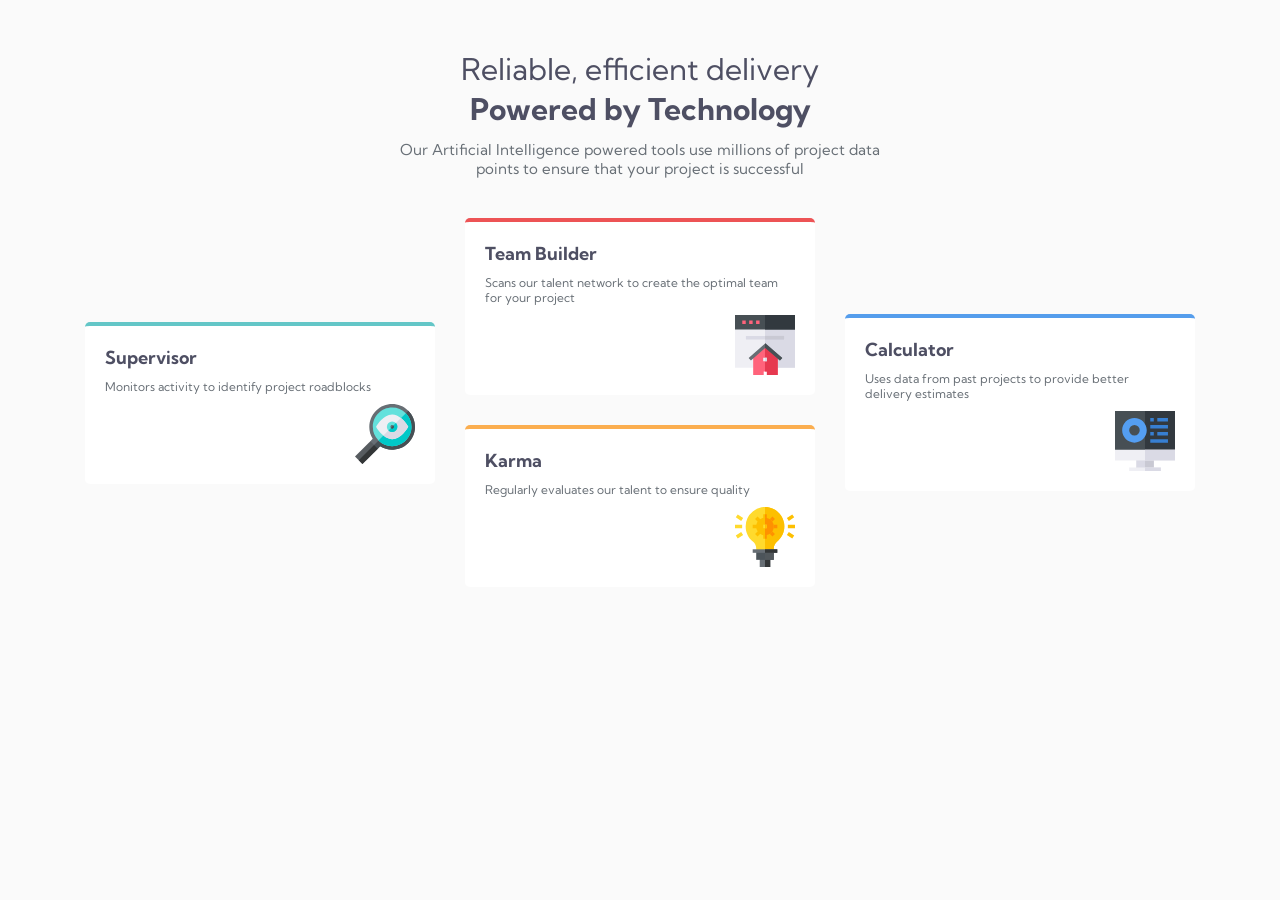
<file: index.html>
<!doctype html>
<html lang="en" dir="ltr">
  <head>
    <meta charset="utf-8" />
    <meta name="viewport" content="width=device-width, initial-scale=1" />
    <title>Four Card Feature Section</title>
    <link href="style.css" rel="stylesheet" />
    <link rel="icon" href="images/favicon-32x32.png" />
    <link rel="preconnect" href="https://fonts.googleapis.com" />
    <link rel="preconnect" href="https://fonts.gstatic.com" crossorigin />
    <link
      href="https://fonts.googleapis.com/css2?family=Black+Ops+One&family=Cairo:wght@200..1000&family=Kumbh+Sans:wght,YOPQ@100..900,300&family=Vibes&display=swap"
      rel="stylesheet"
    />
  </head>
  <body>
    <main class="main-page">
      <div class="main-head">
        <h1 class="head-one">
          <span class="span-h1"> Reliable, efficient delivery </span>
          Powered by Technology
        </h1>
        <p class="p-flex">
          Our Artificial Intelligence powered tools use millions of project data
          points to ensure that your project is successful
        </p>
      </div>
      <section class="main-section">
        <div class="team-builder">
          <h2>Team Builder</h2>
          <p>
            Scans our talent network to create the optimal team for your project
          </p>
          <img src="images/icon-team-builder.svg" alt="team builder-picture" />
        </div>
        <div class="calculator">
          <h2>Calculator</h2>
          <p>
            Uses data from past projects to provide better delivery estimates
          </p>
          <img src="images/icon-calculator.svg" alt="calculator-picture" />
        </div>
        <div class="karma">
          <h2>Karma</h2>
          <p>Regularly evaluates our talent to ensure quality</p>
          <img src="images/icon-karma.svg" alt="karma-picture" />
        </div>
        <div class="supervisor">
          <h2>Supervisor</h2>
          <p>Monitors activity to identify project roadblocks</p>
          <img src="images/icon-supervisor.svg" alt="supervisor-picture" />
        </div>
      </section>
    </main>
  </body>
</html>
</file>
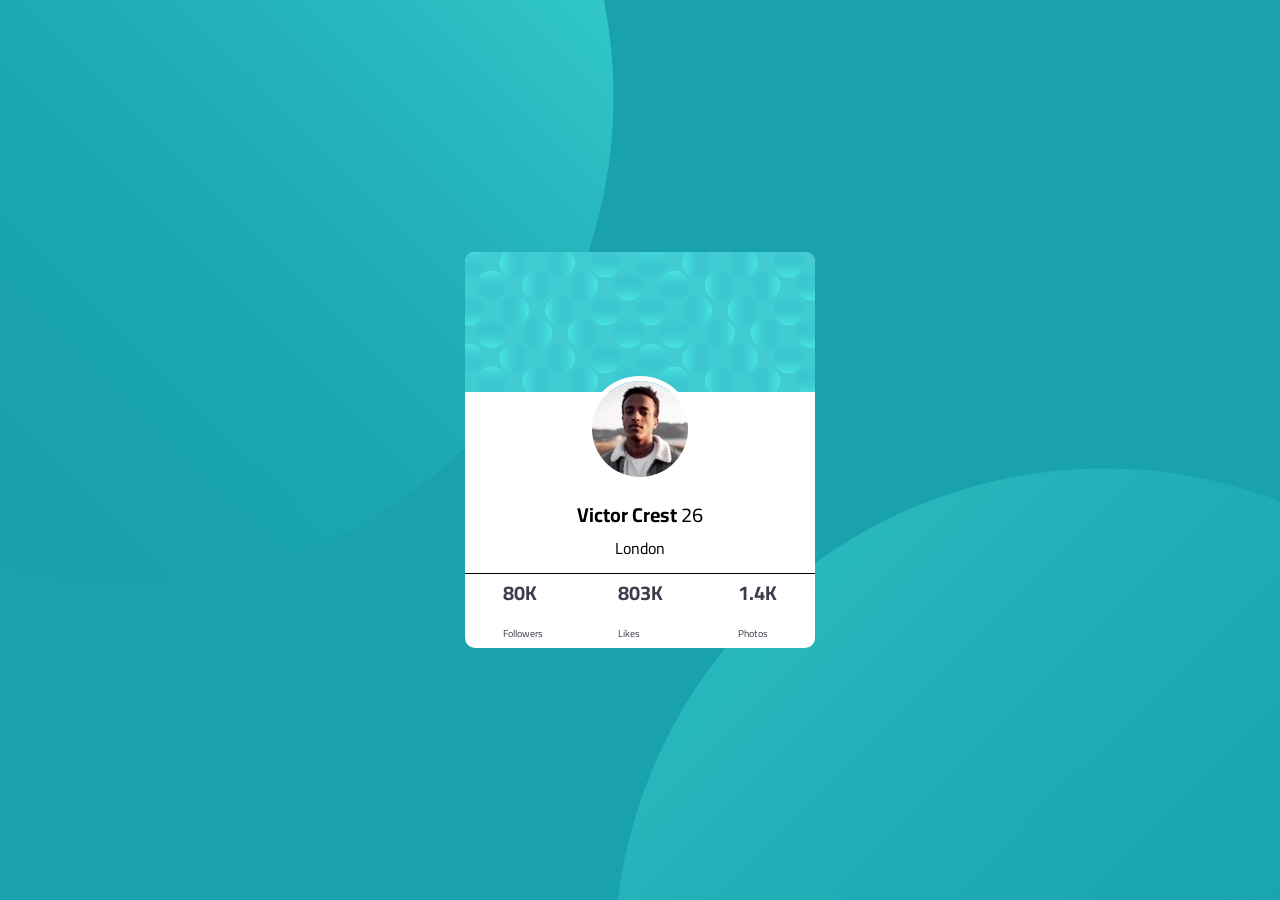
<file: Profile Card Component/index.html>
<!doctype html>
<html>
  <head>
    <meta charset="utf-8" />
    <meta name="viewport" content="width=device-width, initial-scale=1.0" />
    <title>Profile Card Component</title>
    <link href="images/favicon-32x32.png" rel="icon" type="image/png" />
    <link
      href="https://fonts.googleapis.com/css2?family=Cairo:wght@200..1000&family=Kumbh+Sans:wght@400;700;900&family=Vibes&display=swap"
      rel="stylesheet"
    />
    <link href="style.css" rel="stylesheet" />
  </head>
  <body>
    <main class="main-card">
      <section class="main-section">
        <div class="img-card">
          <img src="images/bg-pattern-card.svg" alt="top picture" />
        </div>
        <div class="img-card-person">
          <img
            src="images/image-victor.jpg"
            alt="Person Picture"
            class="img-card-person"
          />
        </div>
        <div class="info-card">
          <h1 class="card-name">
            Victor Crest <span class="card-age">26</span>
          </h1>
          <p class="location">London</p>
        </div>
        <footer class="card-footer">
          <div class="footer-stat">
            <p>80K</p>
            <p><span class="p-card">Followers</span></p>
          </div>
          <div class="footer-stat">
            <p>803K</p>
            <p><span class="p-card">Likes</span></p>
          </div>
          <div class="footer-stat">
            <p>1.4K</p>
            <p><span class="p-card">Photos</span></p>
          </div>
        </footer>
      </section>
    </main>
  </body>
</html>
</file>
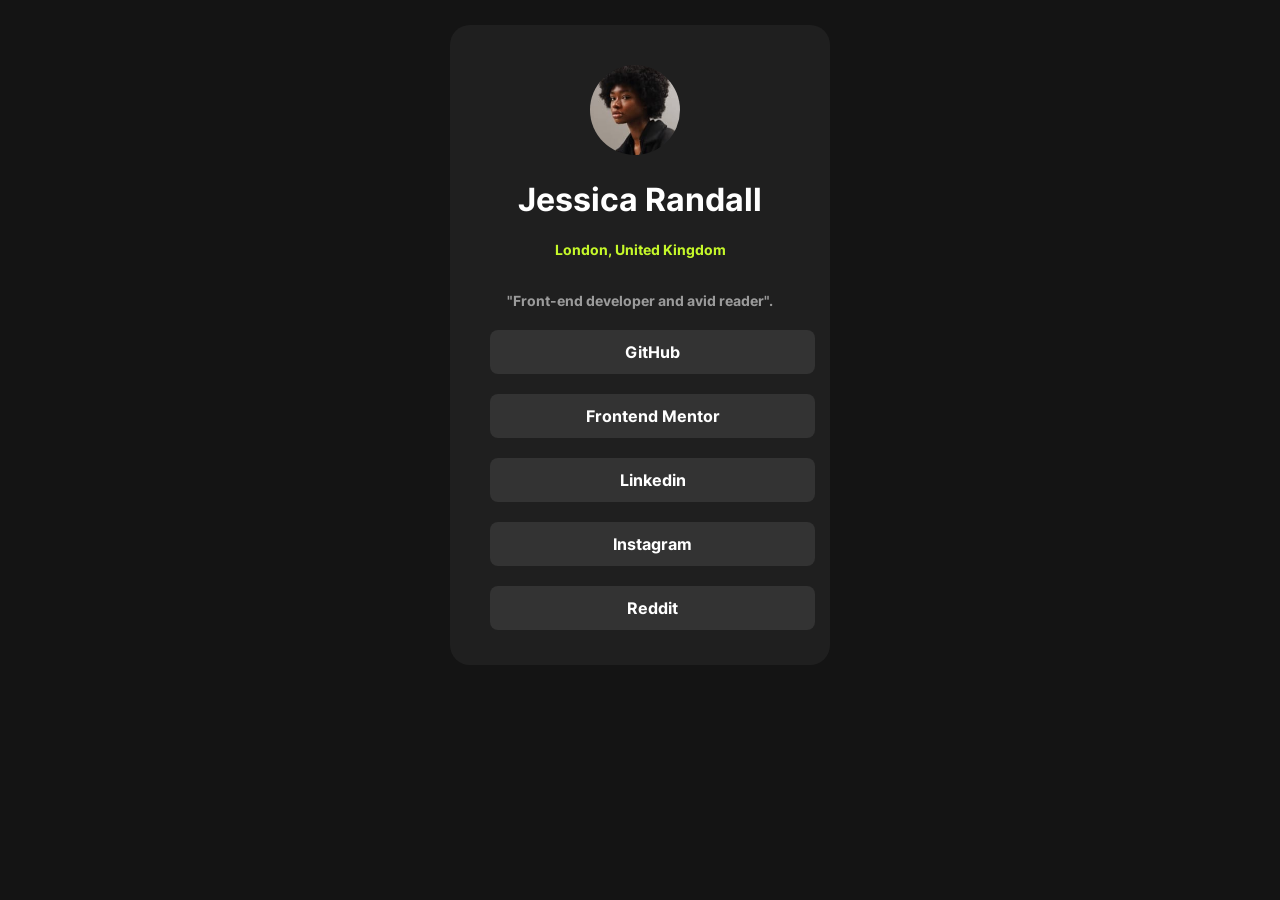
<file: Social links profile/index.html>
<!doctype html>
<html lang="en">
  <head>
    <meta charset="UTF-8" />
    <meta name="viewport" content="width=device-width, initial-scale=1" />
    <title>Social Link Profile</title>
    <link rel="icon" href="images/favicon-32x32.png" />
    <link rel="stylesheet" href="style.css" />
  </head>
  <body>
    <main class="main-page">
      <header class="main-header">
        <img src="images/avatar-jessica.jpeg" alt="Person-Picture" class="header-img" />
        <h1 class="header-name">Jessica Randall</h1>
        <p class="header-location">London, United Kingdom</p>
        <p class="header-bio">"Front-end developer and avid reader".</p>
        <nav>
          <ul class="header-list">
            <li class="link-git">
              <a href="#">GitHub</a>
            </li>
            <li>
              <a href="#">Frontend Mentor</a>
            </li>
            <li>
              <a href="#">Linkedin</a>
            </li>
            <li>
              <a href="#">Instagram</a>
            </li>
            <li>
              <a href="#">Reddit</a>
            </li>
          </ul>
        </nav>
      </header>
    </main>
  </body>
</html>
</file>
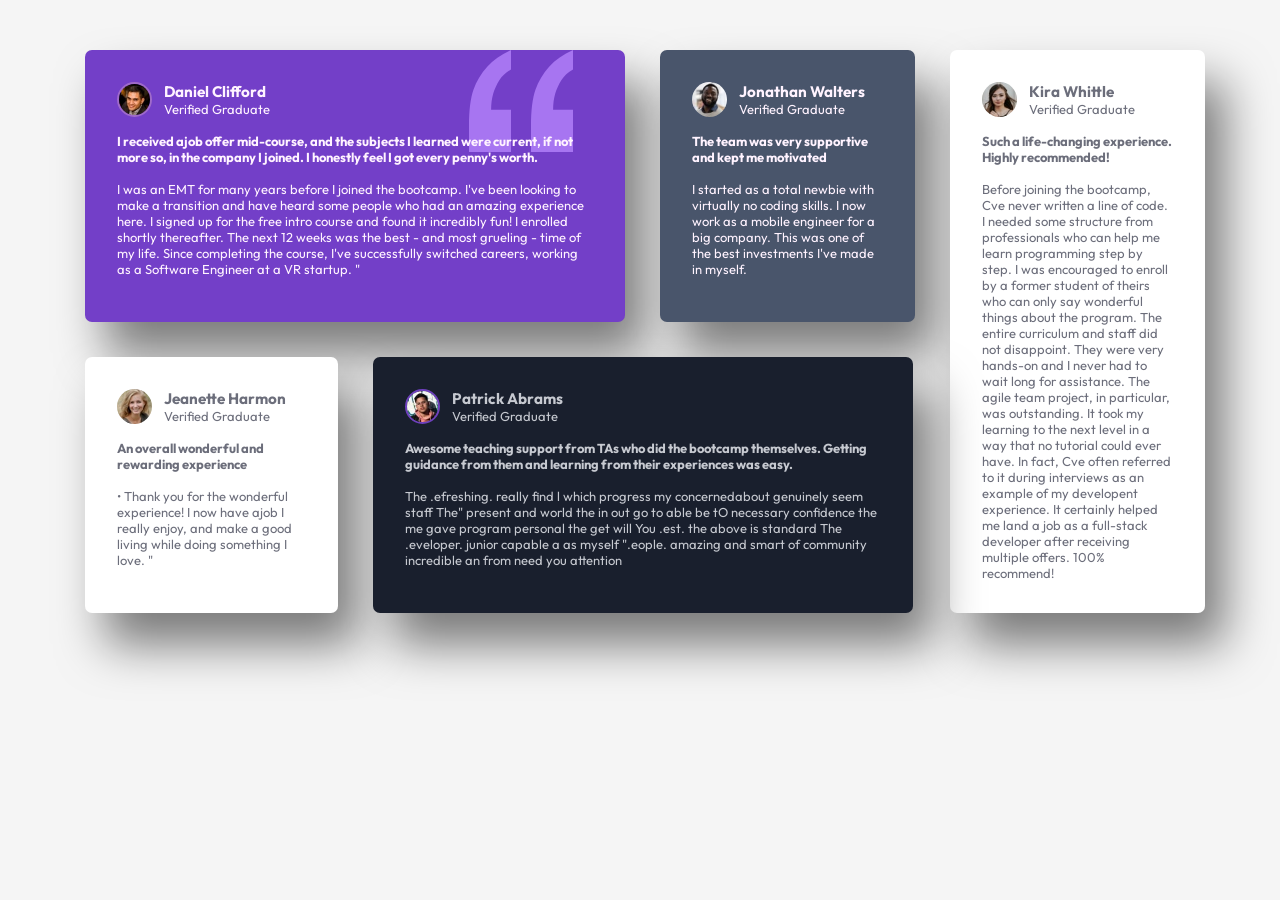
<file: Testimonials grid section/index.html>
<!doctype html>
<html lang="en">
  <head>
    <meta charset="UTF-8" />
    <meta name="viewport" content="width=device-width, initial-scale=1.0" />
    <title>Testimonials grid section</title>
    <link rel="preconnect" href="https://fonts.googleapis.com" />
    <link rel="preconnect" href="https://fonts.gstatic.com" crossorigin />
    <link
      href="https://fonts.googleapis.com/css2?family=Barlow+Semi+Condensed:ital,wght@0,100;0,200;0,300;0,400;0,500;0,600;0,700;0,800;0,900;1,100;1,200;1,300;1,400;1,500;1,600;1,700;1,800;1,900&family=Black+Ops+One&family=Cairo:wght@200..1000&family=Kumbh+Sans:wght,YOPQ@100..900,300&family=Outfit:wght@100..900&family=Vibes&display=swap"
      rel="stylesheet"
    />
    <link rel="stylesheet" href="style.css" />
    <link rel="icon" href="images/favicon-32x32.png" />
  </head>
  <body>
    <main class="main-page">
      <article class="Daniel">
        <header class="head-card">
          <div class="card-info">
            <h3>Daniel Clifford</h3>
            <span>Verified Graduate</span>
          </div>
          <img src="images/image-daniel.jpg" alt="daniel" class="img-daniel" />
        </header>
        <h4>
          I received ajob offer mid-course, and the subjects I learned were
          current, if not more so, in the company I joined. I honestly feel I
          got every penny's worth.
        </h4>
        <p>
          I was an EMT for many years before I joined the bootcamp. I've been
          looking to make a transition and have heard some people who had an
          amazing experience here. I signed up for the free intro course and
          found it incredibly fun! I enrolled shortly thereafter. The next 12
          weeks was the best - and most grueling - time of my life. Since
          completing the course, I've successfully switched careers, working as
          a Software Engineer at a VR startup. "
        </p>
      </article>

      <article class="Jonathan">
        <header class="head-card">
          <div class="card-info">
            <h3>Jonathan Walters</h3>
            <span>Verified Graduate</span>
          </div>
          <img
            src="images/image-jonathan.jpg"
            alt="jonathan-picture"
            class="img-flex"
          />
        </header>
        <h4 class="flex-card-one">
          The team was very supportive and kept me motivated
        </h4>
        <p class="flex-card-one">
          I started as a total newbie with virtually no coding skills. I now
          work as a mobile engineer for a big company. This was one of the best
          investments I've made in myself.
        </p>
      </article>

      <article class="Kira">
        <header class="head-card">
          <div class="card-info">
            <h3>Kira Whittle</h3>
            <span>Verified Graduate</span>
          </div>
          <img src="images/image-kira.jpg" alt="kira-picture" />
        </header>
        <h4>Such a life-changing experience. Highly recommended!</h4>
        <p>
          Before joining the bootcamp, Cve never written a line of code. I
          needed some structure from professionals who can help me learn
          programming step by step. I was encouraged to enroll by a former
          student of theirs who can only say wonderful things about the program.
          The entire curriculum and staff did not disappoint. They were very
          hands-on and I never had to wait long for assistance. The agile team
          project, in particular, was outstanding. It took my learning to the
          next level in a way that no tutorial could ever have. In fact, Cve
          often referred to it during interviews as an example of my developent
          experience. It certainly helped me land a job as a full-stack
          developer after receiving multiple offers. 100% recommend!
        </p>
      </article>

      <article class="Jeanette">
        <header class="head-card">
          <div class="card-info">
            <h3>Jeanette Harmon</h3>
            <span>Verified Graduate</span>
          </div>
          <img src="images/image-jeanette.jpg" alt="jeanette-picture" />
        </header>
        <h4>An overall wonderful and rewarding experience</h4>
        <p>
          • Thank you for the wonderful experience! I now have ajob I really
          enjoy, and make a good living while doing something I love. "
        </p>
      </article>

      <article class="Patrick">
        <header class="head-card">
          <div class="card-info">
            <h3>Patrick Abrams</h3>
            <span>Verified Graduate</span>
          </div>
          <img
            src="images/image-patrick.jpg"
            alt="patrick-picture"
            class="img-patrick"
          />
        </header>
        <h4>
          Awesome teaching support from TAs who did the bootcamp themselves.
          Getting guidance from them and learning from their experiences was
          easy.
        </h4>
        <p>
          The .efreshing. really find l which progress my concernedabout
          genuinely seem staff The" present and world the in out go to able be
          tO necessary confidence the me gave program personal the get will You
          .est. the above is standard The .eveloper. junior capable a as myself
          ".eople. amazing and smart of community incredible an from need you
          attention
        </p>
      </article>
    </main>
  </body>
</html>
</file>
<file: style.css>
* {
  padding: 0;
  margin: 0;
  box-sizing: border-box;
  font-family: "Kumbh Sans", "sans-serif";
}
body {
  background-color: #fafafa;
  font-size: 15px;
}
h1,
h2 {
  color: #4e4f63;
}
p {
  color: #686f76;
}
.main-head {
  margin-top: 50px;
  display: flex;
  flex-direction: column;
  justify-content: center;
  gap: 12px;
}
.head-one {
  display: flex;
  flex-direction: column;
  align-items: center;
  align-items: center;
  gap: 2px;
}
.span-h1 {
  font-weight: normal;
}
.p-flex {
  align-self: center;
  max-width: 500px;
  text-align: center;
}
.main-section {
  display: grid;
  grid-template-columns: repeat(3, 1fr);
  gap: 30px;
  max-width: 1110px;
  margin: 40px auto 0;
}
.team-builder,
.calculator,
.karma,
.supervisor {
  background-color: #ffff;
  font-size: 12px;
  border-radius: 5px;
  /*Flex*/
  display: flex;
  flex-direction: column;
  align-items: flex-start;
  max-width: 350px;
  width: 100%;
  gap: 10px;
  padding: 20px;
}
.team-builder {
  border-top: 4px solid #ed5355;
  grid-area: 1/2/2/3;
  grid-row: 1;
}
.calculator {
  border-top: 4px solid #559dec;
  grid-column: 3;
  grid-row: 1 / span 2;
  align-self: center;
}
.karma {
  border-top: 4px solid #fbae4f;
  grid-area: 2/2/3/3;
}
.supervisor {
  border-top: 4px solid #63c6c7;
  grid-column: 1;
  grid-row: 1 / span 2;
  align-self: center;
}
img {
  width: 60px;
  align-self: flex-end;
  margin-top: auto;
}
</file>
<file: Profile Card Component/style.css>
* {
  padding: 0;
  margin: 0;
  box-sizing: border-box;
}
body {
  background-color: #19a1ad;
  background-image:
    url("images/bg-pattern-top.svg"), url("images/bg-pattern-bottom.svg");
  background-position:
    right 52vw bottom 35vh,
    left 48vw top 52vh;
  background-repeat: no-repeat, no-repeat;
  min-height: 100vh;
  display: grid;
  justify-content: center;
  align-items: center;
  font-family: "Cairo";
}
.main-section {
  width: 350px;
  background-color: #fff;
  border-radius: 10px;
  overflow: hidden;
  display: flex;
  flex-direction: column;
  justify-content: center;
  align-items: center;
}
.img-card-person {
  margin-top: -15px;
  border-radius: 50%;
  border: 5px solid #fff;
}
.info-card {
  display: flex;
  flex-direction: column;
}
.card-name {
  font-size: 20px;
}
.card-age {
  font-weight: normal;
}
.location {
  align-self: center;
  padding-bottom: 10px;
}
footer {
  border-top: 1px solid black;
  align-self: stretch;
  display: grid;
  grid-template-columns: repeat(3, 1fr);
  justify-items: center;
  align-items: center;
  gap: 1px;
}
.footer-stat {

  font-weight: bold;
  font-size: 20px;
  color: #3c3e4c;
}
.p-card {
  font-weight: normal;
  font-size: 10px;
}
</file>
<file: Social links profile/style.css>
@font-face {
  font-family: "Inter";
  src: url(fonts/static/Inter-Bold.ttf);
  font-weight: 400 700;
}
body {
  background-color: #141414;
  font-family: "Inter";
}
.main-page {
  width: 500px;
  margin: 0 auto;
  background-color: #1f1f1f;
  width: 380px;
  height: 640px;
  margin-top: 25px;
  border-radius: 20px;
  /* display: flex; */
  /* flex-direction: column; */
  /* align-items: center; */
}
p,
a,
.header-name,
.header-location,
.header-list,
.header-bio {
  text-align: center;
}

p {
  font-size: 14px;
}
.header-img {
  width: 90px;
  height: 90px;
  border-radius: 50%;
  margin-left: 140px;
  margin-top: 40px;
}
.header-name {
  color: #ffffff;
}
.header-location {
  color: #c5f82a;
  padding-bottom: 20px;
}
.header-bio {
  color: #9b9b9b;
  padding-bottom: 7px;
}
.header-list {
  list-style: none;
  display: flex;
  flex-direction: column;
  gap: 20px;
  margin-right: 15px;
  margin-top: 10px;
}
a {
  text-decoration: none;
  padding: 12px;
  border-radius: 8px;
  background-color: #333333;
  display: block;
}
a:link {
  color: #ffffff;
}
a:visited {
  color: #fff;
}
a:hover {
  background-color: #c5f82a;
}
a:active {
  color: black;
}
</file>
<file: Testimonials grid section/style.css>
* {
  margin: 0;
  padding: 0;
  box-sizing: border-box;
}
body {
  background-color: #f5f5f5;
  font-family: "Outfit";
  font-size: 13px;
  color: #fff3ff;
}
/* Grid */
.main-page {
  display: grid;
  grid-template-columns: repeat(4, 1fr);
  gap: 35px;
  max-width: 1110px;
  margin: 50px auto;
}
/* Flex */
article {
  padding: 32px;
  display: flex;
  flex-direction: column;
  gap: 16px;
  border-radius: 7px;
}
.head-card {
  display: flex;
  gap: 12px;
}

.Daniel {
  grid-column: span 2;
  background-color: #733fc8;
  background-image: url("images/bg-pattern-quotation.svg");
  background-repeat: no-repeat;
  background-position-x: 88%;
  width: 540px;
  box-shadow: 20px 32px 47px rgb(0, 0, 0, 0.5);
}
.Jonathan {
  background-color: #49556b;
  width: 255px;
  box-shadow: 20px 32px 47px rgb(0, 0, 0, 0.5);
}
.Kira {
  background-color: #ffffff;
  grid-column: 4;
  grid-row: 1 / span 2;
  width: 255px;
  color: #6c6e7b;
  box-shadow: 20px 32px 47px rgb(0, 0, 0, 0.5);
}
.Jeanette {
  background-color: #ffff;
  color: #6c6e7b;
  box-shadow: 20px 32px 47px rgb(0, 0, 0, 0.5);
}
.Patrick {
  grid-column: span 2;
  background-color: #191f2d;
  color: #c6c9d0;
  width: 540px;
  box-shadow: 20px 32px 47px rgb(0, 0, 0, 0.5);
}
img {
  border-radius: 50%;
  width: 35px;
  height: 35px;
  order: -1;
}
.img-daniel {
  border: 2px solid #9f6aca;
}
.img-patrick {
  border: 2px solid #6e40bd;
}
</file>
